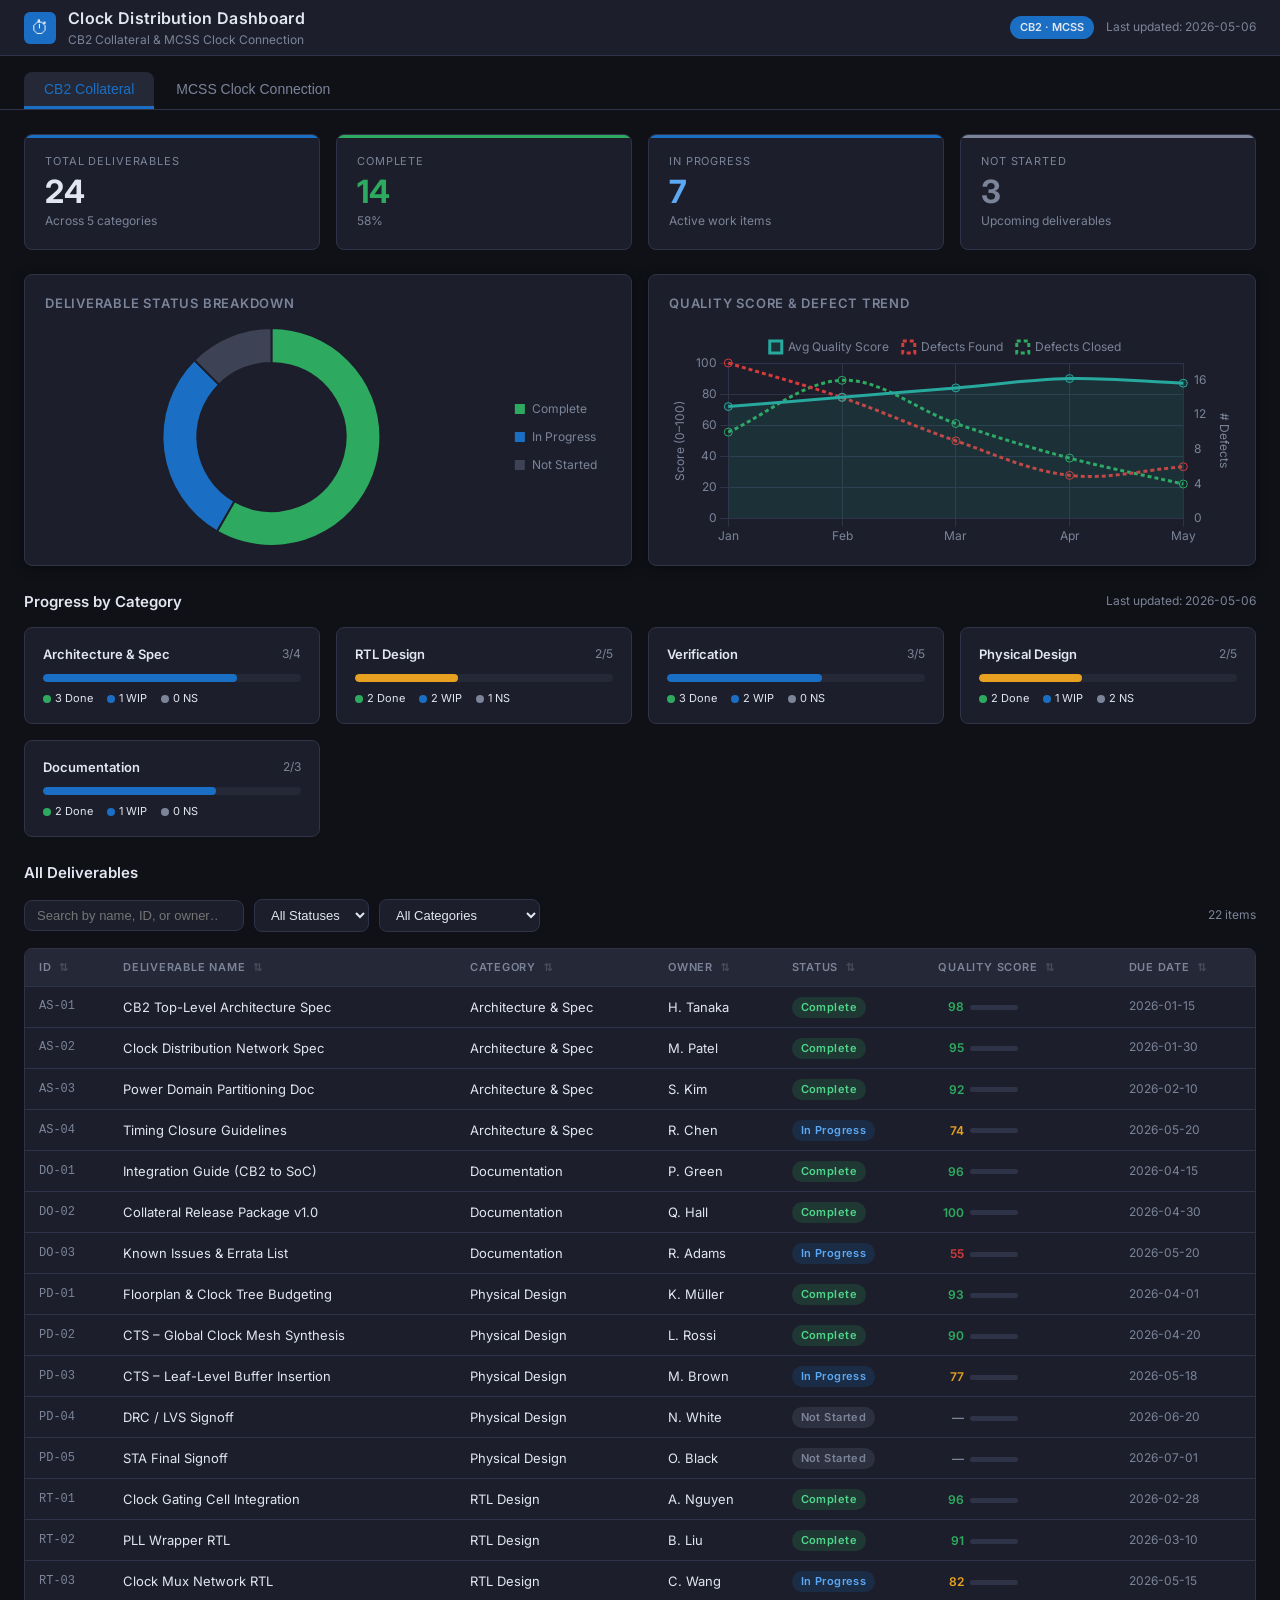
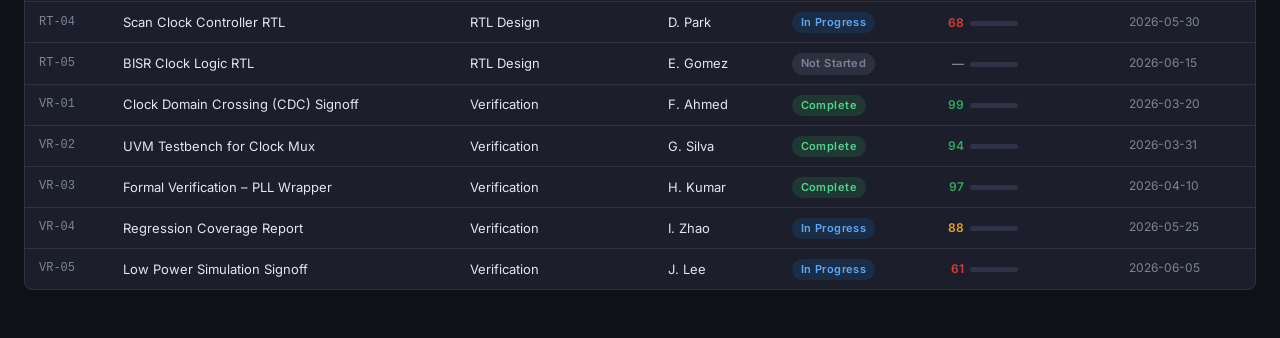
<file: index.html>
<!DOCTYPE html>
<html lang="en">
<head>
  <meta charset="UTF-8" />
  <meta name="viewport" content="width=device-width, initial-scale=1.0" />
  <title>CB2 / MCSS Clock Distribution Dashboard</title>
  <link rel="preconnect" href="https://fonts.googleapis.com" />
  <link rel="preconnect" href="https://fonts.gstatic.com" crossorigin />
  <link href="https://fonts.googleapis.com/css2?family=Inter:wght@400;500;600;700&display=swap" rel="stylesheet" />
  <link rel="stylesheet" href="styles.css" />
</head>
<body>

<!-- ─── Top bar ──────────────────────────────────────────────── -->
<header class="topbar">
  <div class="topbar-logo" aria-hidden="true">⏱</div>
  <div>
    <div class="topbar-title">Clock Distribution Dashboard</div>
    <div class="topbar-subtitle">CB2 Collateral &amp; MCSS Clock Connection</div>
  </div>
  <div class="topbar-spacer"></div>
  <span class="topbar-badge">CB2 · MCSS</span>
  <span class="topbar-date last-updated"></span>
</header>

<!-- ─── Tab navigation ──────────────────────────────────────── -->
<nav class="tabs" role="tablist" aria-label="Dashboard sections">
  <button class="tab-btn active" data-tab="pageCb2"  role="tab" aria-selected="true"  aria-controls="pageCb2">CB2 Collateral</button>
  <button class="tab-btn"        data-tab="pageMcss" role="tab" aria-selected="false" aria-controls="pageMcss">MCSS Clock Connection</button>
</nav>

<!-- ═══════════════════════════════════════════════════════════
     PAGE 1 — CB2 COLLATERAL
     ═════════════════════════════════════════════════════════ -->
<main id="pageCb2" class="page active" role="tabpanel">

  <!-- KPI row -->
  <div class="kpi-row">
    <div class="kpi-card" style="--accent-color:var(--primary)">
      <div class="kpi-label">Total Deliverables</div>
      <div class="kpi-value" id="cb2Total">—</div>
      <div class="kpi-sub">Across 5 categories</div>
    </div>
    <div class="kpi-card" style="--accent-color:var(--success)">
      <div class="kpi-label">Complete</div>
      <div class="kpi-value" id="cb2Completed" style="color:var(--success)">—</div>
      <div class="kpi-sub" id="cb2PctDone">—</div>
    </div>
    <div class="kpi-card" style="--accent-color:var(--primary)">
      <div class="kpi-label">In Progress</div>
      <div class="kpi-value" id="cb2InProgress" style="color:#5ba8f5">—</div>
      <div class="kpi-sub">Active work items</div>
    </div>
    <div class="kpi-card" style="--accent-color:var(--text-muted)">
      <div class="kpi-label">Not Started</div>
      <div class="kpi-value" id="cb2NotStarted" style="color:var(--text-muted)">—</div>
      <div class="kpi-sub">Upcoming deliverables</div>
    </div>
  </div>

  <!-- Charts -->
  <div class="chart-row">
    <div class="chart-card">
      <h3>Deliverable Status Breakdown</h3>
      <div class="chart-canvas-wrap">
        <canvas id="cb2DonutChart"></canvas>
      </div>
    </div>
    <div class="chart-card">
      <h3>Quality Score &amp; Defect Trend</h3>
      <div class="chart-canvas-wrap">
        <canvas id="cb2QualityChart"></canvas>
      </div>
    </div>
  </div>

  <!-- Category progress cards -->
  <div class="section-header">
    <span class="section-title">Progress by Category</span>
    <span class="section-note last-updated"></span>
  </div>
  <div class="category-grid" id="categoryCards"></div>

  <!-- Deliverable table -->
  <div class="section-header">
    <span class="section-title">All Deliverables</span>
  </div>
  <div class="filter-row">
    <input  id="cb2Search"       type="search"    class="search-input"  placeholder="Search by name, ID, or owner…" aria-label="Search deliverables" />
    <select id="cb2StatusFilter" class="filter-select" aria-label="Filter by status">
      <option value="">All Statuses</option>
      <option>Complete</option>
      <option>In Progress</option>
      <option>Not Started</option>
    </select>
    <select id="cb2CatFilter" class="filter-select" aria-label="Filter by category">
      <option value="">All Categories</option>
    </select>
    <span class="filter-count" id="cb2RowCount"></span>
  </div>
  <div class="table-wrap">
    <table id="cb2Table" aria-label="CB2 deliverables">
      <thead>
        <tr>
          <th data-col="id">ID <span class="sort-icon">⇅</span></th>
          <th data-col="name">Deliverable Name <span class="sort-icon">⇅</span></th>
          <th data-col="category">Category <span class="sort-icon">⇅</span></th>
          <th data-col="owner">Owner <span class="sort-icon">⇅</span></th>
          <th data-col="status">Status <span class="sort-icon">⇅</span></th>
          <th data-col="quality">Quality Score <span class="sort-icon">⇅</span></th>
          <th data-col="dueDate">Due Date <span class="sort-icon">⇅</span></th>
        </tr>
      </thead>
      <tbody></tbody>
    </table>
  </div>

</main>

<!-- ═══════════════════════════════════════════════════════════
     PAGE 2 — MCSS CLOCK CONNECTION
     ═════════════════════════════════════════════════════════ -->
<main id="pageMcss" class="page" role="tabpanel">

  <!-- KPI row -->
  <div class="kpi-row">
    <div class="kpi-card" style="--accent-color:var(--primary)">
      <div class="kpi-label">Total Connections</div>
      <div class="kpi-value" id="mcssTotal">—</div>
      <div class="kpi-sub">Monitored clock paths</div>
    </div>
    <div class="kpi-card" style="--accent-color:var(--success)">
      <div class="kpi-label">Pass</div>
      <div class="kpi-value" id="mcssPassed" style="color:var(--success)">—</div>
      <div class="kpi-sub" id="mcssPassRate">—</div>
    </div>
    <div class="kpi-card" style="--accent-color:var(--warn)">
      <div class="kpi-label">Marginal</div>
      <div class="kpi-value" id="mcssMarginal" style="color:var(--warn)">—</div>
      <div class="kpi-sub">Needs attention</div>
    </div>
    <div class="kpi-card" style="--accent-color:var(--danger)">
      <div class="kpi-label">Failed</div>
      <div class="kpi-value" id="mcssFailed" style="color:var(--danger)">—</div>
      <div class="kpi-sub">Require fix</div>
    </div>
  </div>

  <!-- Charts -->
  <div class="chart-row">
    <div class="chart-card">
      <h3>Pass Rate &amp; Signal Integrity Trend</h3>
      <div class="chart-canvas-wrap">
        <canvas id="mcssQualityChart"></canvas>
      </div>
    </div>
    <div class="chart-card">
      <h3>Clock Skew Distribution (ps)</h3>
      <div class="chart-canvas-wrap">
        <canvas id="mcssSkewChart"></canvas>
      </div>
    </div>
  </div>

  <!-- Connection table -->
  <div class="section-header">
    <span class="section-title">Clock Connections</span>
    <span class="section-note last-updated"></span>
  </div>
  <div class="filter-row">
    <input  id="mcssSearch"       type="search"   class="search-input"  placeholder="Search by ID, source, or destination…" aria-label="Search connections" />
    <select id="mcssStatusFilter" class="filter-select" aria-label="Filter by connection status">
      <option value="">All Statuses</option>
      <option>Pass</option>
      <option>Marginal</option>
      <option>Failed</option>
    </select>
    <span class="filter-count" id="mcssRowCount"></span>
  </div>

  <div class="connection-legend">
    <span class="legend-item"><span class="legend-dot" style="background:var(--text-muted)"></span>Skew / Jitter thresholds — </span>
    <span class="legend-item"><span class="legend-dot" style="background:var(--success)"></span>Good (skew &lt;25 ps, jitter &lt;20 ps)</span>
    <span class="legend-item"><span class="legend-dot" style="background:var(--warn)"></span>Marginal (skew 25–40 ps, jitter 20–30 ps)</span>
    <span class="legend-item"><span class="legend-dot" style="background:var(--danger)"></span>Critical (&gt;40 ps / &gt;30 ps)</span>
  </div>

  <div class="table-wrap">
    <table id="mcssTable" aria-label="MCSS clock connections">
      <thead>
        <tr>
          <th data-col="id">ID <span class="sort-icon">⇅</span></th>
          <th data-col="src">Source Domain <span class="sort-icon">⇅</span></th>
          <th data-col="dst">Target Domain <span class="sort-icon">⇅</span></th>
          <th data-col="freqMHz" style="text-align:right">Freq (MHz) <span class="sort-icon">⇅</span></th>
          <th data-col="skewPs"  style="text-align:right">Skew (ps) <span class="sort-icon">⇅</span></th>
          <th data-col="jitterPs" style="text-align:right">Jitter (ps) <span class="sort-icon">⇅</span></th>
          <th data-col="dutyCycleErr" style="text-align:right">Duty Err (%) <span class="sort-icon">⇅</span></th>
          <th data-col="status">Status <span class="sort-icon">⇅</span></th>
        </tr>
      </thead>
      <tbody></tbody>
    </table>
  </div>

</main>

<!-- Scripts -->
<script src="chart.umd.min.js"></script>
<script src="data.js"></script>
<script src="dashboard.js"></script>
</body>
</html>
</file>
<file: styles.css>
/* ============================================================
   CB2 / MCSS Clock Distribution Dashboard — Stylesheet
   ============================================================ */

:root {
  --primary:       #1a6fc4;
  --primary-dark:  #155099;
  --secondary:     #27a99e;
  --accent:        #e8a020;
  --danger:        #d63b3b;
  --warn:          #e8a020;
  --success:       #2daa5f;
  --bg:            #0f1117;
  --surface:       #1c1f2b;
  --surface2:      #252836;
  --border:        #2e3347;
  --text:          #e2e6f0;
  --text-muted:    #7c8499;
  --radius:        8px;
  --shadow:        0 2px 12px rgba(0,0,0,.45);
}

*, *::before, *::after { box-sizing: border-box; margin: 0; padding: 0; }

html, body {
  background: var(--bg);
  color: var(--text);
  font-family: "Inter", "Segoe UI", system-ui, sans-serif;
  font-size: 14px;
  line-height: 1.55;
  min-height: 100vh;
}

/* ── Top bar ── */
.topbar {
  display: flex;
  align-items: center;
  gap: 12px;
  background: var(--surface);
  border-bottom: 1px solid var(--border);
  padding: 0 24px;
  height: 56px;
  position: sticky;
  top: 0;
  z-index: 100;
}
.topbar-logo {
  width: 32px;
  height: 32px;
  background: var(--primary);
  border-radius: 6px;
  display: grid;
  place-items: center;
  font-size: 18px;
}
.topbar-title { font-size: 16px; font-weight: 600; letter-spacing: .02em; }
.topbar-subtitle { font-size: 12px; color: var(--text-muted); }
.topbar-spacer { flex: 1; }
.topbar-badge {
  font-size: 11px;
  background: var(--primary);
  padding: 3px 10px;
  border-radius: 12px;
  font-weight: 600;
}
.topbar-date { font-size: 12px; color: var(--text-muted); }

/* ── Tab navigation ── */
.tabs {
  display: flex;
  gap: 2px;
  padding: 16px 24px 0;
  border-bottom: 1px solid var(--border);
}
.tab-btn {
  padding: 9px 20px;
  background: none;
  border: none;
  border-bottom: 3px solid transparent;
  color: var(--text-muted);
  font-size: 14px;
  font-weight: 500;
  cursor: pointer;
  transition: color .15s, border-color .15s;
  border-radius: var(--radius) var(--radius) 0 0;
}
.tab-btn:hover { color: var(--text); background: var(--surface2); }
.tab-btn.active { color: var(--primary); border-bottom-color: var(--primary); background: var(--surface2); }

/* ── Page layout ── */
.page { display: none; padding: 24px; }
.page.active { display: block; }

/* ── Summary KPI cards ── */
.kpi-row {
  display: grid;
  grid-template-columns: repeat(auto-fit, minmax(180px, 1fr));
  gap: 16px;
  margin-bottom: 24px;
}
.kpi-card {
  background: var(--surface);
  border: 1px solid var(--border);
  border-radius: var(--radius);
  padding: 18px 20px;
  position: relative;
  overflow: hidden;
}
.kpi-card::before {
  content: "";
  position: absolute;
  top: 0; left: 0; right: 0;
  height: 3px;
  background: var(--accent-color, var(--primary));
}
.kpi-label { font-size: 11px; text-transform: uppercase; letter-spacing: .08em; color: var(--text-muted); margin-bottom: 6px; }
.kpi-value { font-size: 32px; font-weight: 700; line-height: 1; }
.kpi-sub   { font-size: 12px; color: var(--text-muted); margin-top: 4px; }

/* ── Section headers ── */
.section-header {
  display: flex;
  align-items: center;
  justify-content: space-between;
  margin-bottom: 14px;
}
.section-title { font-size: 15px; font-weight: 600; }
.section-note  { font-size: 12px; color: var(--text-muted); }

/* ── Two-column chart row ── */
.chart-row {
  display: grid;
  grid-template-columns: repeat(auto-fit, minmax(340px, 1fr));
  gap: 16px;
  margin-bottom: 24px;
}
.chart-card {
  background: var(--surface);
  border: 1px solid var(--border);
  border-radius: var(--radius);
  padding: 18px 20px;
  box-shadow: var(--shadow);
}
.chart-card h3 { font-size: 13px; font-weight: 600; margin-bottom: 14px; color: var(--text-muted); text-transform: uppercase; letter-spacing: .06em; }
.chart-canvas-wrap { position: relative; height: 220px; }

/* ── Progress bars for category overview ── */
.category-grid {
  display: grid;
  grid-template-columns: repeat(auto-fit, minmax(280px, 1fr));
  gap: 16px;
  margin-bottom: 24px;
}
.category-card {
  background: var(--surface);
  border: 1px solid var(--border);
  border-radius: var(--radius);
  padding: 16px 18px;
}
.category-card-header {
  display: flex;
  justify-content: space-between;
  align-items: center;
  margin-bottom: 10px;
}
.category-card-name  { font-weight: 600; font-size: 13px; }
.category-card-count { font-size: 12px; color: var(--text-muted); }
.progress-bar-bg {
  height: 8px;
  background: var(--surface2);
  border-radius: 4px;
  overflow: hidden;
  margin-bottom: 8px;
}
.progress-bar-fill {
  height: 100%;
  border-radius: 4px;
  transition: width .5s ease;
}
.progress-stats { display: flex; gap: 14px; font-size: 11px; }
.stat-dot { display: inline-block; width: 8px; height: 8px; border-radius: 50%; margin-right: 4px; vertical-align: middle; }

/* ── Deliverable table ── */
.table-wrap {
  background: var(--surface);
  border: 1px solid var(--border);
  border-radius: var(--radius);
  overflow: auto;
  margin-bottom: 24px;
}
table { width: 100%; border-collapse: collapse; font-size: 13px; }
thead tr { background: var(--surface2); }
th {
  padding: 10px 14px;
  text-align: left;
  font-size: 11px;
  text-transform: uppercase;
  letter-spacing: .07em;
  color: var(--text-muted);
  font-weight: 600;
  white-space: nowrap;
  cursor: pointer;
  user-select: none;
}
th:hover { color: var(--text); }
th .sort-icon { opacity: .4; margin-left: 4px; }
th.sorted .sort-icon { opacity: 1; }
tbody tr { border-top: 1px solid var(--border); transition: background .1s; }
tbody tr:hover { background: var(--surface2); }
td { padding: 9px 14px; vertical-align: middle; }
.td-id { font-family: monospace; font-size: 12px; color: var(--text-muted); }

/* Status badges */
.badge {
  display: inline-block;
  padding: 2px 9px;
  border-radius: 12px;
  font-size: 11px;
  font-weight: 600;
  letter-spacing: .04em;
}
.badge-complete  { background: rgba(45,170,95,.18);  color: #50d68a; }
.badge-progress  { background: rgba(26,111,196,.18); color: #5ba8f5; }
.badge-notstart  { background: rgba(124,132,153,.18);color: var(--text-muted); }
.badge-pass      { background: rgba(45,170,95,.18);  color: #50d68a; }
.badge-marginal  { background: rgba(232,160,32,.18); color: #f5c542; }
.badge-failed    { background: rgba(214,59,59,.18);  color: #f07070; }

/* Quality score pill */
.quality-score {
  display: inline-flex;
  align-items: center;
  gap: 6px;
  font-size: 12px;
  font-weight: 600;
}
.quality-bar {
  display: inline-block;
  width: 48px;
  height: 5px;
  background: var(--border);
  border-radius: 3px;
  overflow: hidden;
  vertical-align: middle;
}
.quality-bar-fill {
  height: 100%;
  border-radius: 3px;
}

/* ── Filter / search bar ── */
.filter-row {
  display: flex;
  gap: 10px;
  flex-wrap: wrap;
  margin-bottom: 16px;
  align-items: center;
}
.search-input {
  background: var(--surface);
  border: 1px solid var(--border);
  border-radius: var(--radius);
  color: var(--text);
  padding: 7px 12px;
  font-size: 13px;
  min-width: 220px;
}
.search-input:focus { outline: none; border-color: var(--primary); }
.filter-select {
  background: var(--surface);
  border: 1px solid var(--border);
  border-radius: var(--radius);
  color: var(--text);
  padding: 7px 12px;
  font-size: 13px;
  cursor: pointer;
}
.filter-select:focus { outline: none; border-color: var(--primary); }
.filter-label { font-size: 12px; color: var(--text-muted); }
.filter-count { font-size: 12px; color: var(--text-muted); margin-left: auto; }

/* ── MCSS connection map ── */
.connection-legend {
  display: flex;
  gap: 18px;
  flex-wrap: wrap;
  margin-bottom: 16px;
}
.legend-item {
  display: flex;
  align-items: center;
  gap: 7px;
  font-size: 12px;
}
.legend-dot {
  width: 12px;
  height: 12px;
  border-radius: 50%;
}

/* ── Responsive ── */
@media (max-width: 640px) {
  .topbar { padding: 0 14px; }
  .page   { padding: 14px; }
  .kpi-value { font-size: 24px; }
  .chart-canvas-wrap { height: 180px; }
}
</file>
